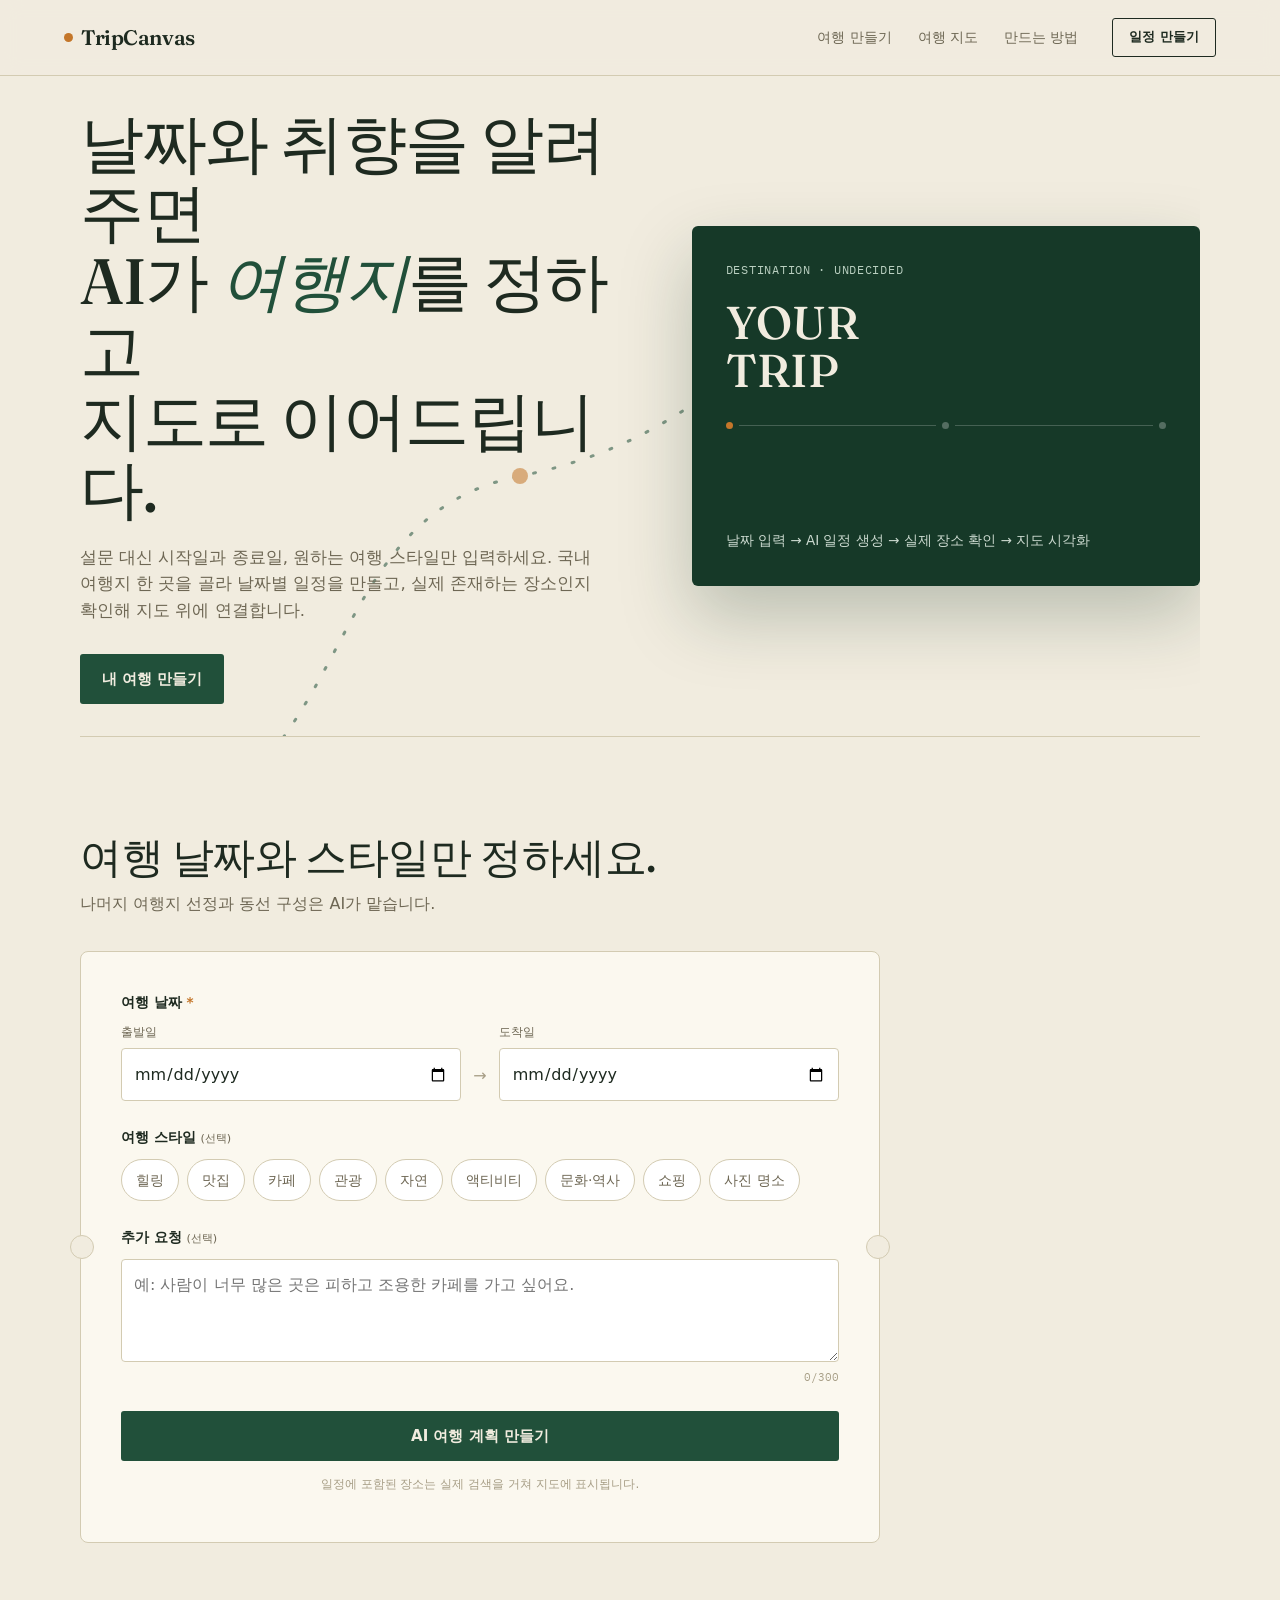
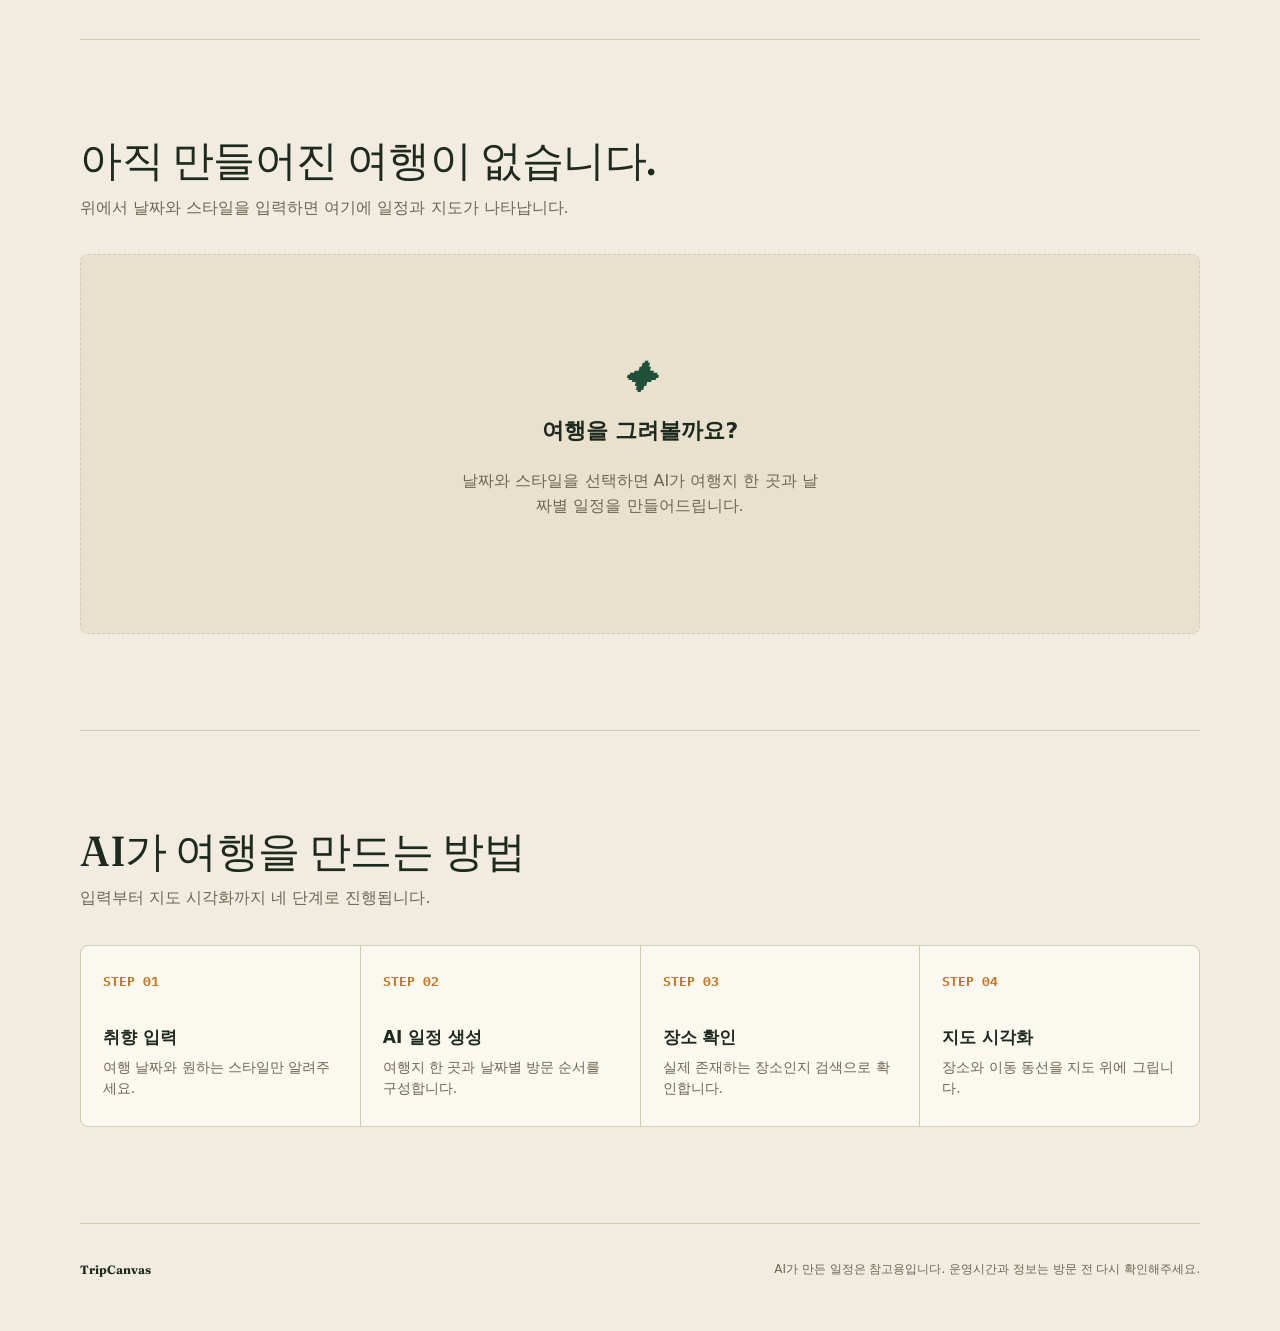
<file: index.html>
<!doctype html>
<html lang="ko">
<head>
<meta charset="utf-8">
<meta name="viewport" content="width=device-width,initial-scale=1">
<title>TripCanvas | AI 국내 여행 플래너</title>
<link rel="stylesheet" href="/css/style.css">
<script src="https://dapi.kakao.com/v2/maps/sdk.js?appkey=83507e9b1676927c35fab75c25d3cb66"></script>
</head>
<body>
<header>
  <a class="logo" href="#home">TripCanvas</a>
  <nav>
    <a href="#planner">여행 만들기</a><a href="#result">여행 지도</a><a href="#about">만드는 방법</a>
  </nav>
  <a class="nav-btn" href="#planner">일정 만들기</a>
</header>

<main>
<section id="home" class="hero wrap">
  <svg class="hero-route" viewBox="0 0 560 460" preserveAspectRatio="none" aria-hidden="true">
    <path d="M40 380 C 140 340, 120 220, 220 200 S 340 120, 420 90" fill="none" stroke="#21503A" stroke-width="1.5" stroke-dasharray="1 9" stroke-linecap="round"/>
    <circle cx="40" cy="380" r="4" fill="#21503A"/>
    <circle cx="220" cy="200" r="4" fill="#C4762A"/>
    <circle cx="420" cy="90" r="4" fill="#21503A"/>
  </svg>
  <div class="hero-copy">
    <h1>날짜와 취향을 알려주면<br>AI가 <i>여행지</i>를 정하고<br>지도로 이어드립니다.</h1>
    <p class="lead">설문 대신 시작일과 종료일, 원하는 여행 스타일만 입력하세요. 국내 여행지 한 곳을 골라 날짜별 일정을 만들고, 실제 존재하는 장소인지 확인해 지도 위에 연결합니다.</p>
    <a class="btn primary" href="#planner">내 여행 만들기</a>
  </div>
  <div class="stub">
    <span class="tag mono">DESTINATION · UNDECIDED</span>
    <b>YOUR<br>TRIP</b>
    <div class="steps-line"><span class="dot"></span><span class="rule"></span><span class="dot" style="background:#fff4"></span><span class="rule"></span><span class="dot" style="background:#fff4"></span></div>
    <p>날짜 입력 → AI 일정 생성 → 실제 장소 확인 → 지도 시각화</p>
  </div>
</section>

<section id="planner" class="section wrap">
  <div class="heading">
    <h2>여행 날짜와 스타일만 정하세요.</h2>
    <p>나머지 여행지 선정과 동선 구성은 AI가 맡습니다.</p>
  </div>
  <form id="planner-form" class="card">
    <label>여행 날짜 <i>*</i></label>
    <div class="dates">
      <div><small>출발일</small><input id="start-date" type="date" required></div>
      <span>→</span>
      <div><small>도착일</small><input id="end-date" type="date" required></div>
    </div>

    <label>여행 스타일 <small>(선택)</small></label>
    <div id="styles" class="chips">
      <button type="button" data-style="힐링">힐링</button><button type="button" data-style="맛집">맛집</button>
      <button type="button" data-style="카페">카페</button><button type="button" data-style="관광">관광</button>
      <button type="button" data-style="자연">자연</button><button type="button" data-style="액티비티">액티비티</button>
      <button type="button" data-style="문화·역사">문화·역사</button><button type="button" data-style="쇼핑">쇼핑</button>
      <button type="button" data-style="사진 명소">사진 명소</button>
    </div>

    <label for="custom-style">추가 요청 <small>(선택)</small></label>
    <textarea id="custom-style" maxlength="300" rows="3" placeholder="예: 사람이 너무 많은 곳은 피하고 조용한 카페를 가고 싶어요."></textarea>
    <div class="count"><span id="count">0</span>/300</div>

    <div id="error" class="error" hidden></div>
    <button id="submit" class="btn primary full" type="submit">AI 여행 계획 만들기<span class="spinner" hidden></span></button>
    <p class="hint">일정에 포함된 장소는 실제 검색을 거쳐 지도에 표시됩니다.</p>
  </form>
</section>

<section id="result" class="section wrap">
  <div class="heading">
    <h2 id="title">아직 만들어진 여행이 없습니다.</h2>
    <p id="summary">위에서 날짜와 스타일을 입력하면 여기에 일정과 지도가 나타납니다.</p>
  </div>
  <div id="result-box" class="empty">
    <strong>✦</strong>
    <h3>여행을 그려볼까요?</h3>
    <p>날짜와 스타일을 선택하면 AI가 여행지 한 곳과 날짜별 일정을 만들어드립니다.</p>
  </div>
</section>

<section id="about" class="section wrap">
  <div class="heading">
    <h2>AI가 여행을 만드는 방법</h2>
    <p>입력부터 지도 시각화까지 네 단계로 진행됩니다.</p>
  </div>
  <div class="steps">
    <article><b>STEP 01</b><h3>취향 입력</h3><p>여행 날짜와 원하는 스타일만 알려주세요.</p></article>
    <article><b>STEP 02</b><h3>AI 일정 생성</h3><p>여행지 한 곳과 날짜별 방문 순서를 구성합니다.</p></article>
    <article><b>STEP 03</b><h3>장소 확인</h3><p>실제 존재하는 장소인지 검색으로 확인합니다.</p></article>
    <article><b>STEP 04</b><h3>지도 시각화</h3><p>장소와 이동 동선을 지도 위에 그립니다.</p></article>
  </div>
</section>
</main>

<footer class="wrap">
  <b>TripCanvas</b>
  <span>AI가 만든 일정은 참고용입니다. 운영시간과 정보는 방문 전 다시 확인해주세요.</span>
</footer>

<script src="/js/app.js"></script>
</body>
</html>
</file>
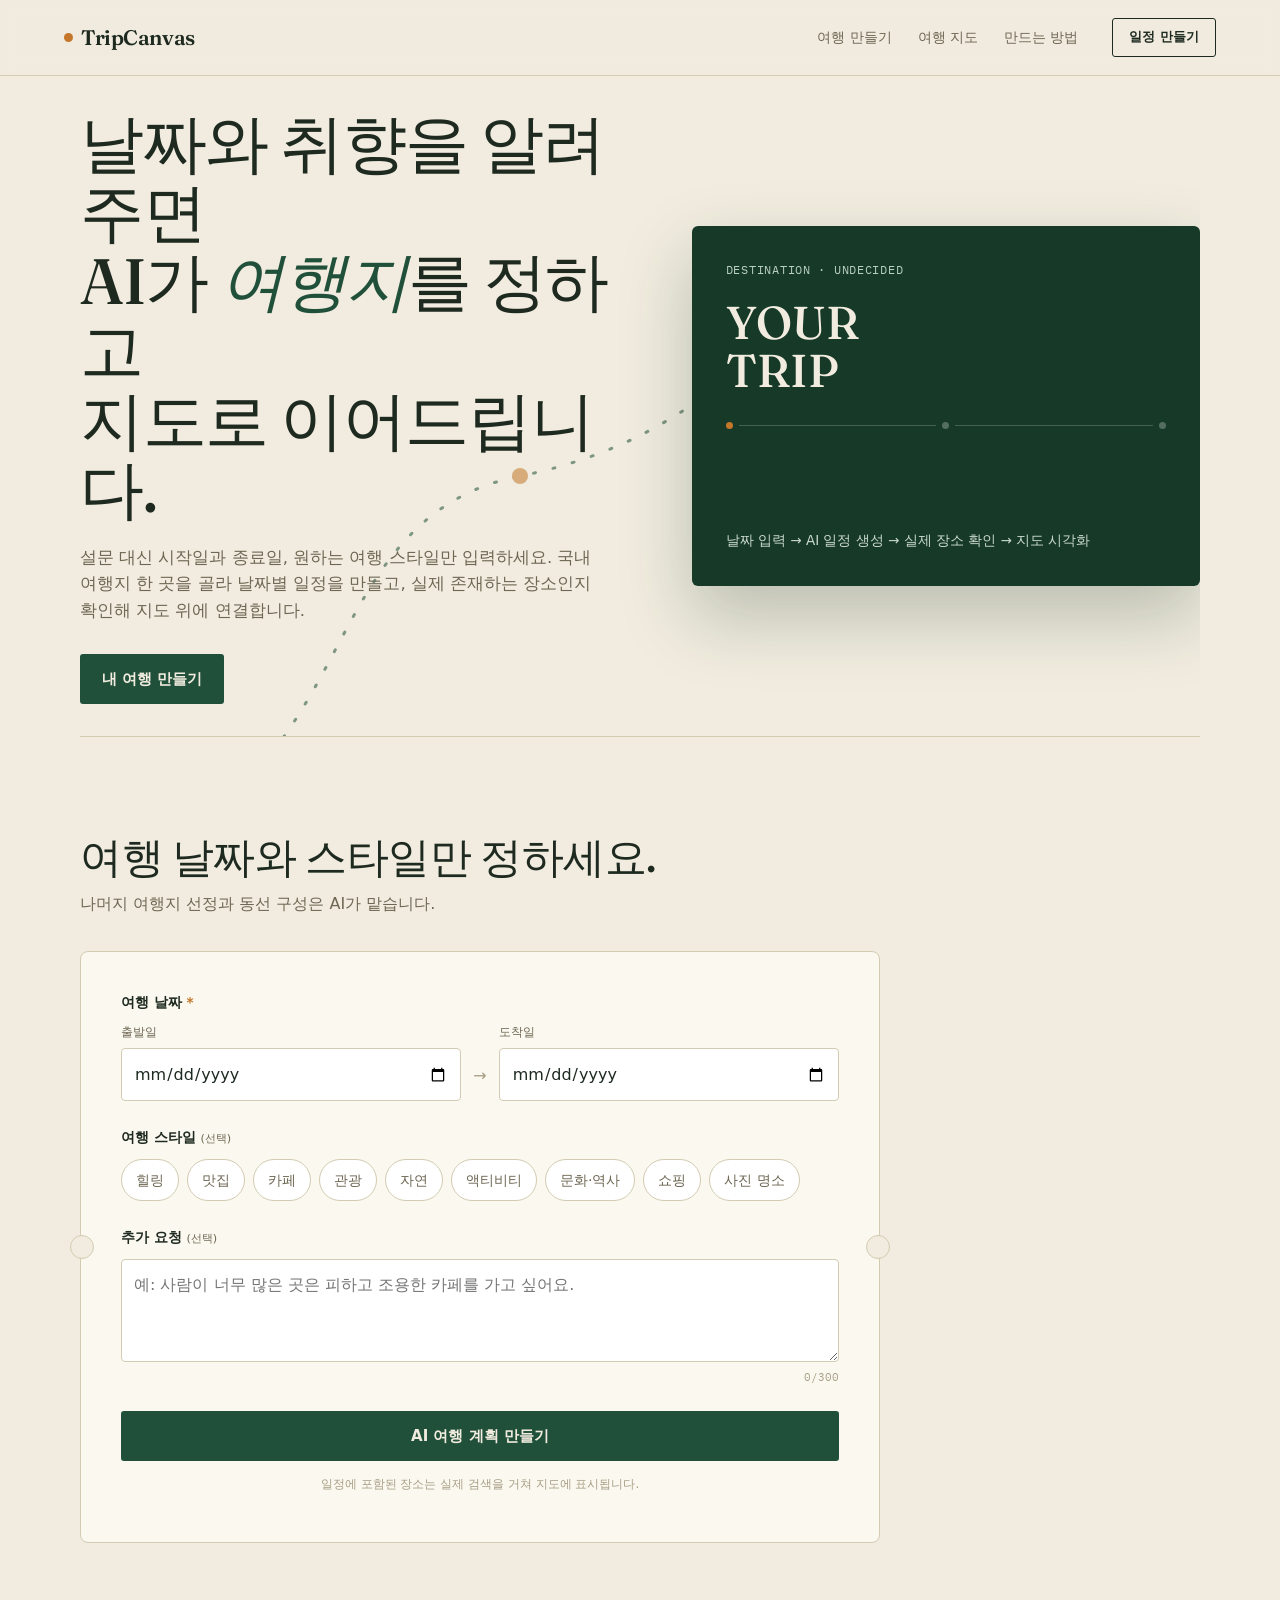
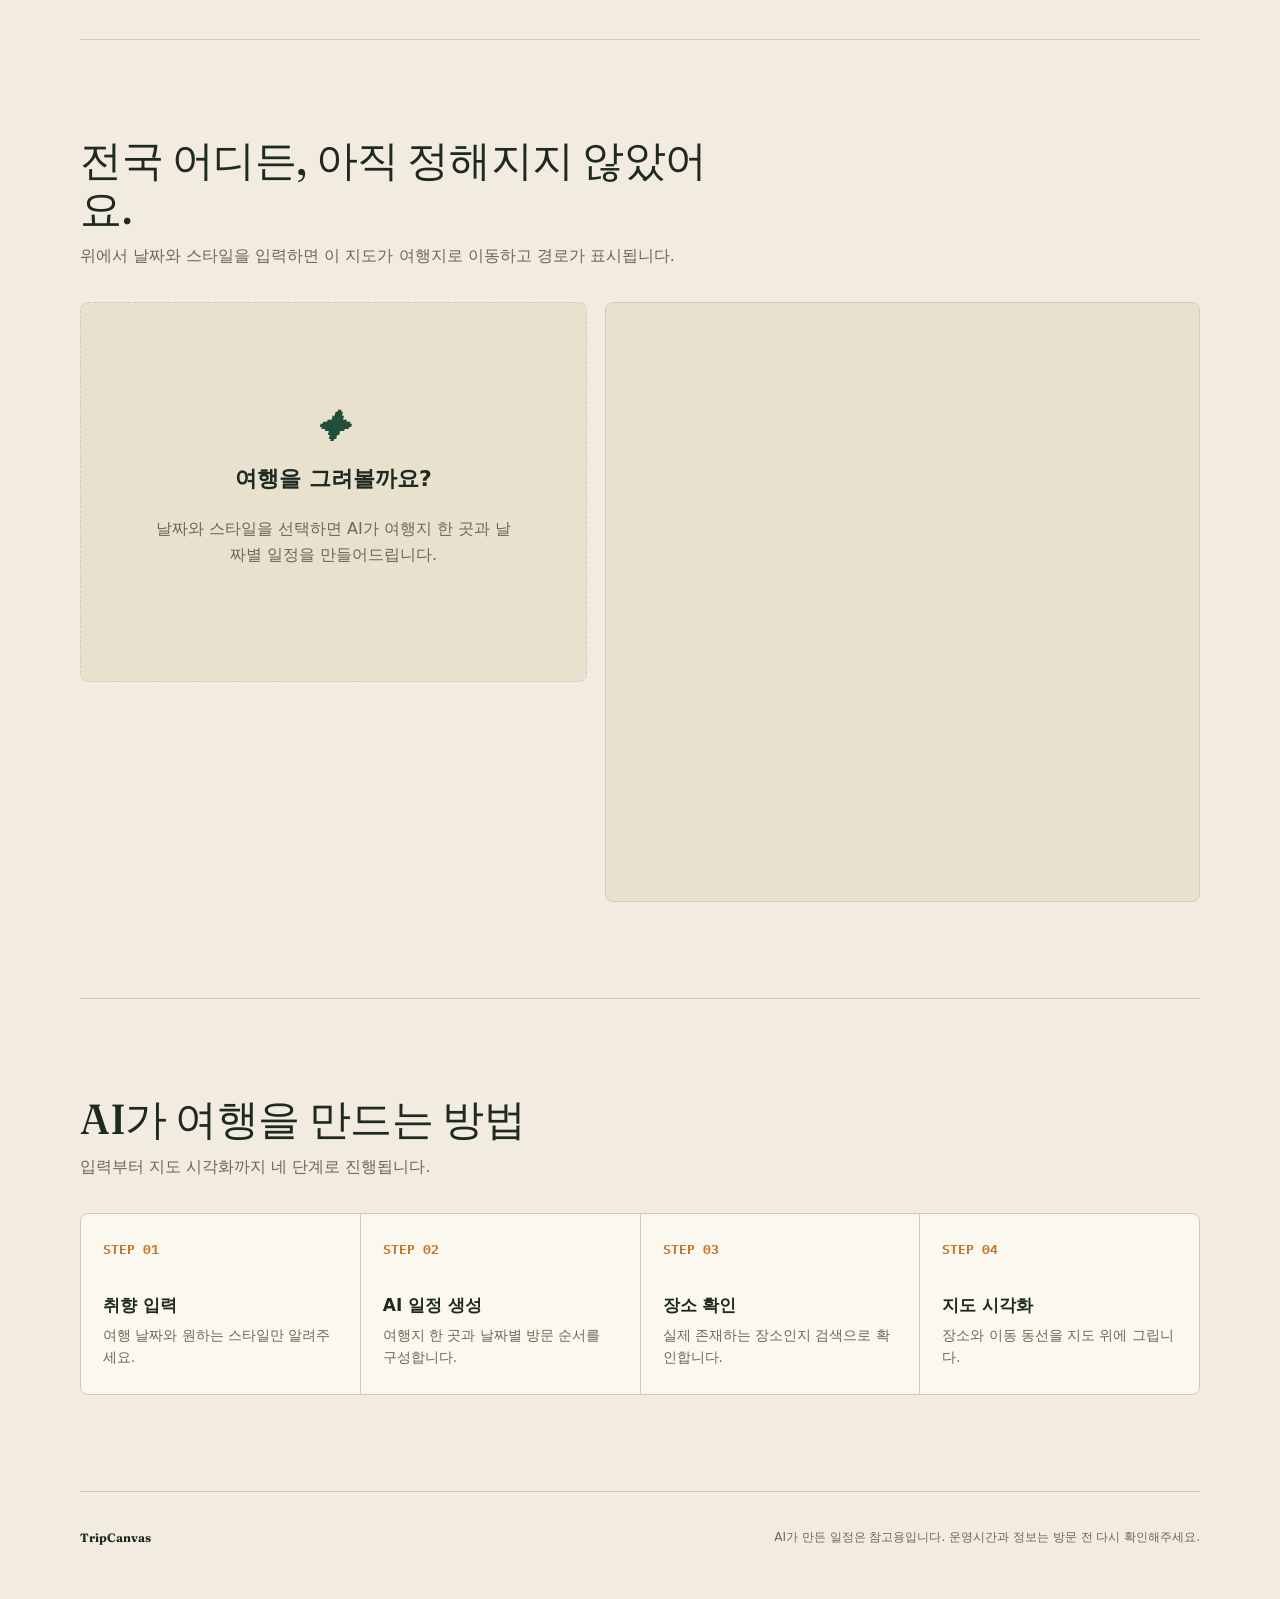
<file: public/index.html>
<!doctype html>
<html lang="ko">
<head>
<meta charset="utf-8">
<meta name="viewport" content="width=device-width,initial-scale=1">
<title>TripCanvas | AI 국내 여행 플래너</title>
<link rel="stylesheet" href="/css/style.css">
<script src="https://dapi.kakao.com/v2/maps/sdk.js?appkey=83507e9b1676927c35fab75c25d3cb66"></script>
</head>
<body>
<header>
  <a class="logo" href="#home">TripCanvas</a>
  <nav>
    <a href="#planner">여행 만들기</a><a href="#result">여행 지도</a><a href="#about">만드는 방법</a>
  </nav>
  <a class="nav-btn" href="#planner">일정 만들기</a>
</header>

<main>
<section id="home" class="hero wrap">
  <svg class="hero-route" viewBox="0 0 560 460" preserveAspectRatio="none" aria-hidden="true">
    <path d="M40 380 C 140 340, 120 220, 220 200 S 340 120, 420 90" fill="none" stroke="#21503A" stroke-width="1.5" stroke-dasharray="1 9" stroke-linecap="round"/>
    <circle cx="40" cy="380" r="4" fill="#21503A"/>
    <circle cx="220" cy="200" r="4" fill="#C4762A"/>
    <circle cx="420" cy="90" r="4" fill="#21503A"/>
  </svg>
  <div class="hero-copy">
    <h1>날짜와 취향을 알려주면<br>AI가 <i>여행지</i>를 정하고<br>지도로 이어드립니다.</h1>
    <p class="lead">설문 대신 시작일과 종료일, 원하는 여행 스타일만 입력하세요. 국내 여행지 한 곳을 골라 날짜별 일정을 만들고, 실제 존재하는 장소인지 확인해 지도 위에 연결합니다.</p>
    <a class="btn primary" href="#planner">내 여행 만들기</a>
  </div>
  <div class="stub">
    <span class="tag mono">DESTINATION · UNDECIDED</span>
    <b>YOUR<br>TRIP</b>
    <div class="steps-line"><span class="dot"></span><span class="rule"></span><span class="dot" style="background:#fff4"></span><span class="rule"></span><span class="dot" style="background:#fff4"></span></div>
    <p>날짜 입력 → AI 일정 생성 → 실제 장소 확인 → 지도 시각화</p>
  </div>
</section>

<section id="planner" class="section wrap">
  <div class="heading">
    <h2>여행 날짜와 스타일만 정하세요.</h2>
    <p>나머지 여행지 선정과 동선 구성은 AI가 맡습니다.</p>
  </div>
  <form id="planner-form" class="card">
    <label>여행 날짜 <i>*</i></label>
    <div class="dates">
      <div><small>출발일</small><input id="start-date" type="date" required></div>
      <span>→</span>
      <div><small>도착일</small><input id="end-date" type="date" required></div>
    </div>

    <label>여행 스타일 <small>(선택)</small></label>
    <div id="styles" class="chips">
      <button type="button" data-style="힐링">힐링</button><button type="button" data-style="맛집">맛집</button>
      <button type="button" data-style="카페">카페</button><button type="button" data-style="관광">관광</button>
      <button type="button" data-style="자연">자연</button><button type="button" data-style="액티비티">액티비티</button>
      <button type="button" data-style="문화·역사">문화·역사</button><button type="button" data-style="쇼핑">쇼핑</button>
      <button type="button" data-style="사진 명소">사진 명소</button>
    </div>

    <label for="custom-style">추가 요청 <small>(선택)</small></label>
    <textarea id="custom-style" maxlength="300" rows="3" placeholder="예: 사람이 너무 많은 곳은 피하고 조용한 카페를 가고 싶어요."></textarea>
    <div class="count"><span id="count">0</span>/300</div>

    <div id="error" class="error" hidden></div>
    <button id="submit" class="btn primary full" type="submit">AI 여행 계획 만들기<span class="spinner" hidden></span></button>
    <p class="hint">일정에 포함된 장소는 실제 검색을 거쳐 지도에 표시됩니다.</p>
  </form>
</section>

<section id="result" class="section wrap">
  <div class="heading">
    <h2 id="title">전국 어디든, 아직 정해지지 않았어요.</h2>
    <p id="summary">위에서 날짜와 스타일을 입력하면 이 지도가 여행지로 이동하고 경로가 표시됩니다.</p>
  </div>
  <div id="result-box" class="result-grid">
    <div class="days">
      <div id="days-empty" class="empty">
        <strong>✦</strong>
        <h3>여행을 그려볼까요?</h3>
        <p>날짜와 스타일을 선택하면 AI가 여행지 한 곳과 날짜별 일정을 만들어드립니다.</p>
      </div>
    </div>
    <div class="map"><div id="map"></div></div>
  </div>
</section>

<section id="about" class="section wrap">
  <div class="heading">
    <h2>AI가 여행을 만드는 방법</h2>
    <p>입력부터 지도 시각화까지 네 단계로 진행됩니다.</p>
  </div>
  <div class="steps">
    <article><b>STEP 01</b><h3>취향 입력</h3><p>여행 날짜와 원하는 스타일만 알려주세요.</p></article>
    <article><b>STEP 02</b><h3>AI 일정 생성</h3><p>여행지 한 곳과 날짜별 방문 순서를 구성합니다.</p></article>
    <article><b>STEP 03</b><h3>장소 확인</h3><p>실제 존재하는 장소인지 검색으로 확인합니다.</p></article>
    <article><b>STEP 04</b><h3>지도 시각화</h3><p>장소와 이동 동선을 지도 위에 그립니다.</p></article>
  </div>
</section>
</main>

<footer class="wrap">
  <b>TripCanvas</b>
  <span>AI가 만든 일정은 참고용입니다. 운영시간과 정보는 방문 전 다시 확인해주세요.</span>
</footer>

<script src="/js/app.js"></script>
</body>
</html>
</file>
<file: css/style.css>
@import url('https://fonts.googleapis.com/css2?family=Fraunces:ital,opsz,wght@0,9..144,400;0,9..144,600;1,9..144,500&family=IBM+Plex+Mono:wght@400;500&display=swap');

:root{
  --paper:#F1ECDF;
  --paper-deep:#E8E1CE;
  --ink:#1E2A20;
  --pine:#21503A;
  --pine-deep:#163928;
  --amber:#C4762A;
  --line:#D3CBB2;
  --muted:#6E6754;
}
*{box-sizing:border-box}
html{scroll-behavior:smooth}
body{
  margin:0;background:var(--paper);color:var(--ink);
  font-family:Pretendard,"Noto Sans KR",system-ui,sans-serif;
  line-height:1.6;
}
a{text-decoration:none;color:inherit}
button,input,textarea{font:inherit}
.serif{font-family:Fraunces,serif}
.mono{font-family:"IBM Plex Mono",monospace}
.wrap{width:min(1120px,calc(100% - 40px));margin:auto}

/* ---------- header ---------- */
header{
  height:76px;position:sticky;top:0;z-index:10;
  display:flex;align-items:center;gap:34px;padding:0 5vw;
  background:#F1ECDFe6;backdrop-filter:blur(10px);
  border-bottom:1px solid var(--line);
}
.logo{font-family:Fraunces,serif;font-weight:600;font-size:21px;letter-spacing:-.02em;display:flex;align-items:center;gap:8px}
.logo::before{content:"";width:9px;height:9px;border-radius:50%;background:var(--amber)}
nav{margin-left:auto;display:flex;gap:26px;font-size:14px;color:var(--muted)}
nav a:hover{color:var(--ink)}
.nav-btn{border:1px solid var(--ink);border-radius:3px;padding:8px 16px;font-size:13px;font-weight:600}
.nav-btn:hover{background:var(--ink);color:var(--paper)}

/* ---------- hero ---------- */
.hero{min-height:660px;position:relative;display:grid;grid-template-columns:1.05fr .95fr;gap:50px;align-items:center;overflow:hidden}
.hero-route{position:absolute;inset:0;z-index:0;opacity:.55;pointer-events:none}
.hero-copy{position:relative;z-index:1}
.hero h1{font-family:Fraunces,serif;font-weight:500;font-size:clamp(38px,5.6vw,64px);line-height:1.08;letter-spacing:-.02em;margin:0}
.hero h1 i{font-style:italic;color:var(--pine)}
.lead{max-width:520px;color:var(--muted);font-size:16.5px;margin:22px 0 30px}
.btn{border:0;border-radius:3px;min-height:50px;padding:0 22px;font-weight:700;cursor:pointer;display:inline-flex;align-items:center;justify-content:center;font-size:15px;transition:transform .15s ease}
.primary{background:var(--pine);color:var(--paper)}
.primary:hover{transform:translateY(-1px)}
.full{width:100%;margin-top:24px}

.stub{
  position:relative;z-index:1;background:var(--pine-deep);color:var(--paper);
  border-radius:6px;padding:34px;min-height:360px;display:flex;flex-direction:column;
  box-shadow:0 30px 70px #16392840;
}
.stub .tag{font-family:"IBM Plex Mono",monospace;font-size:12px;letter-spacing:.06em;color:#B9CFC0}
.stub b{font-family:Fraunces,serif;font-weight:500;font-size:46px;line-height:1.05;margin-top:20px}
.stub .steps-line{margin:26px 0;display:flex;align-items:center;gap:6px}
.stub .dot{width:7px;height:7px;border-radius:50%;background:var(--amber)}
.stub .rule{flex:1;height:1px;background:#ffffff33}
.stub p{color:#CBD9CF;margin:auto 0 0;font-size:13.5px}

/* ---------- section shell ---------- */
.section{padding:96px 0;border-top:1px solid var(--line)}
.heading{margin-bottom:34px;max-width:640px}
.heading h2{font-family:Fraunces,serif;font-weight:500;font-size:clamp(28px,3.4vw,42px);letter-spacing:-.01em;line-height:1.15;margin:0 0 10px}
.heading p{color:var(--muted);margin:0}

/* ---------- planner card (boarding-pass) ---------- */
.card{
  max-width:800px;position:relative;background:#FBF8EF;border:1px solid var(--line);
  border-radius:8px;padding:40px 40px 36px;
}
.card::before,.card::after{content:"";position:absolute;top:50%;width:22px;height:22px;border-radius:50%;background:var(--paper);border:1px solid var(--line);transform:translateY(-50%)}
.card::before{left:-11px}
.card::after{right:-11px}
.card>label{display:block;font-size:13.5px;font-weight:700;margin:26px 0 10px;color:var(--ink)}
.card>label:first-child{margin-top:0}
.card label i{color:var(--amber);font-style:normal}
.card label small{color:var(--muted);font-weight:500}
.dates{display:grid;grid-template-columns:1fr auto 1fr;align-items:end;gap:12px}
.dates small{display:block;color:var(--muted);font-size:11.5px;margin-bottom:6px;font-family:"IBM Plex Mono",monospace}
.dates span{padding-bottom:13px;color:#A79E86}
input,textarea{width:100%;border:1px solid var(--line);border-radius:4px;background:#fff;padding:12px;outline:none;color:var(--ink)}
input:focus,textarea:focus{border-color:var(--pine);box-shadow:0 0 0 3px #21503a1a}
.chips{display:flex;flex-wrap:wrap;gap:8px}
.chips button{padding:9px 14px;border-radius:99px;border:1px solid var(--line);background:#fff;color:var(--muted);cursor:pointer;font-size:14px;transition:background .12s,color .12s,border-color .12s}
.chips button.selected{background:var(--pine);color:var(--paper);border-color:var(--pine)}
.count{text-align:right;color:#A79E86;font-size:11px;font-family:"IBM Plex Mono",monospace}
.error{margin-top:16px;padding:12px 14px;border-radius:4px;background:#F7E7DE;color:#9C4A22;font-size:13.5px;border-left:3px solid var(--amber)}
.hint{text-align:center;color:#A79E86;font-size:12px;margin-top:14px}
.spinner{width:15px;height:15px;margin-left:10px;border:2px solid #ffffff66;border-top-color:#fff;border-radius:50%;animation:spin .8s linear infinite}
@keyframes spin{to{transform:rotate(360deg)}}

/* ---------- result ---------- */
.empty{min-height:380px;border-radius:8px;background:var(--paper-deep);display:grid;place-items:center;align-content:center;text-align:center;padding:30px;border:1px dashed var(--line)}
.empty strong{font-family:Fraunces,serif;font-size:32px;color:var(--pine);font-style:italic}
.empty h3{font-size:22px;margin:8px 0 4px;font-weight:700}
.empty p{color:var(--muted);max-width:360px}
.result-grid{display:grid;grid-template-columns:.92fr 1.08fr;gap:18px}
.days{display:flex;flex-direction:column;gap:14px}
.day{background:#FBF8EF;border:1px solid var(--line);border-radius:6px;overflow:hidden}
.day-head{display:flex;justify-content:space-between;align-items:baseline;padding:14px 18px;background:var(--paper-deep);border-bottom:1px solid var(--line)}
.day-head b{font-family:"IBM Plex Mono",monospace;font-size:12px;letter-spacing:.08em;color:var(--pine)}
.day-head span{font-size:13px;color:var(--muted);font-family:Fraunces,serif;font-style:italic}
.place{display:grid;grid-template-columns:60px 1fr;gap:12px;padding:15px 18px}
.place+.place{border-top:1px dashed var(--line)}
.place time{color:var(--pine);font-size:12px;font-family:"IBM Plex Mono",monospace}
.place h4{margin:0;font-size:15.5px;font-weight:700}
.place p{margin:4px 0;color:var(--muted);font-size:12.5px}
.place a{font-size:12px;color:var(--amber);border-bottom:1px solid currentColor}
.map{height:600px;border-radius:8px;overflow:hidden;border:1px solid var(--line);background:var(--paper-deep);position:sticky;top:94px}
.map,#map{width:100%}
#map{height:100%}

/* ---------- how it works (legit sequence) ---------- */
.steps{display:grid;grid-template-columns:repeat(4,1fr);gap:1px;background:var(--line);border:1px solid var(--line);border-radius:8px;overflow:hidden}
.steps article{background:#FBF8EF;padding:26px 22px;min-height:180px;display:flex;flex-direction:column}
.steps b{font-family:"IBM Plex Mono",monospace;color:var(--amber);font-size:13px}
.steps h3{margin-top:auto;margin-bottom:6px;font-size:17px}
.steps p{margin:0;color:var(--muted);font-size:13.5px}

footer{border-top:1px solid var(--line);padding:36px 0 52px;display:flex;justify-content:space-between;gap:20px;font-size:12px;color:var(--muted)}
footer b{color:var(--ink);font-family:Fraunces,serif}

@media(max-width:850px){
  nav{display:none}
  .hero{grid-template-columns:1fr;min-height:auto;padding-top:70px}
  .stub{min-height:300px}
  .steps{grid-template-columns:1fr 1fr}
  .result-grid{grid-template-columns:1fr}
  .map{position:relative;top:auto;height:420px;grid-row:1}
}
@media(max-width:550px){
  .nav-btn{margin-left:auto}
  .section{padding:70px 0}
  .hero h1{font-size:36px}
  .lead{font-size:15px}
  .dates{grid-template-columns:1fr}
  .dates span{display:none}
  .card{padding:26px 22px}
  .card::before,.card::after{display:none}
  .steps{grid-template-columns:1fr}
  footer{flex-direction:column}
  .map{height:360px}
}

@media (prefers-reduced-motion: reduce){
  .btn,.spinner{animation:none;transition:none}
}
</file>
